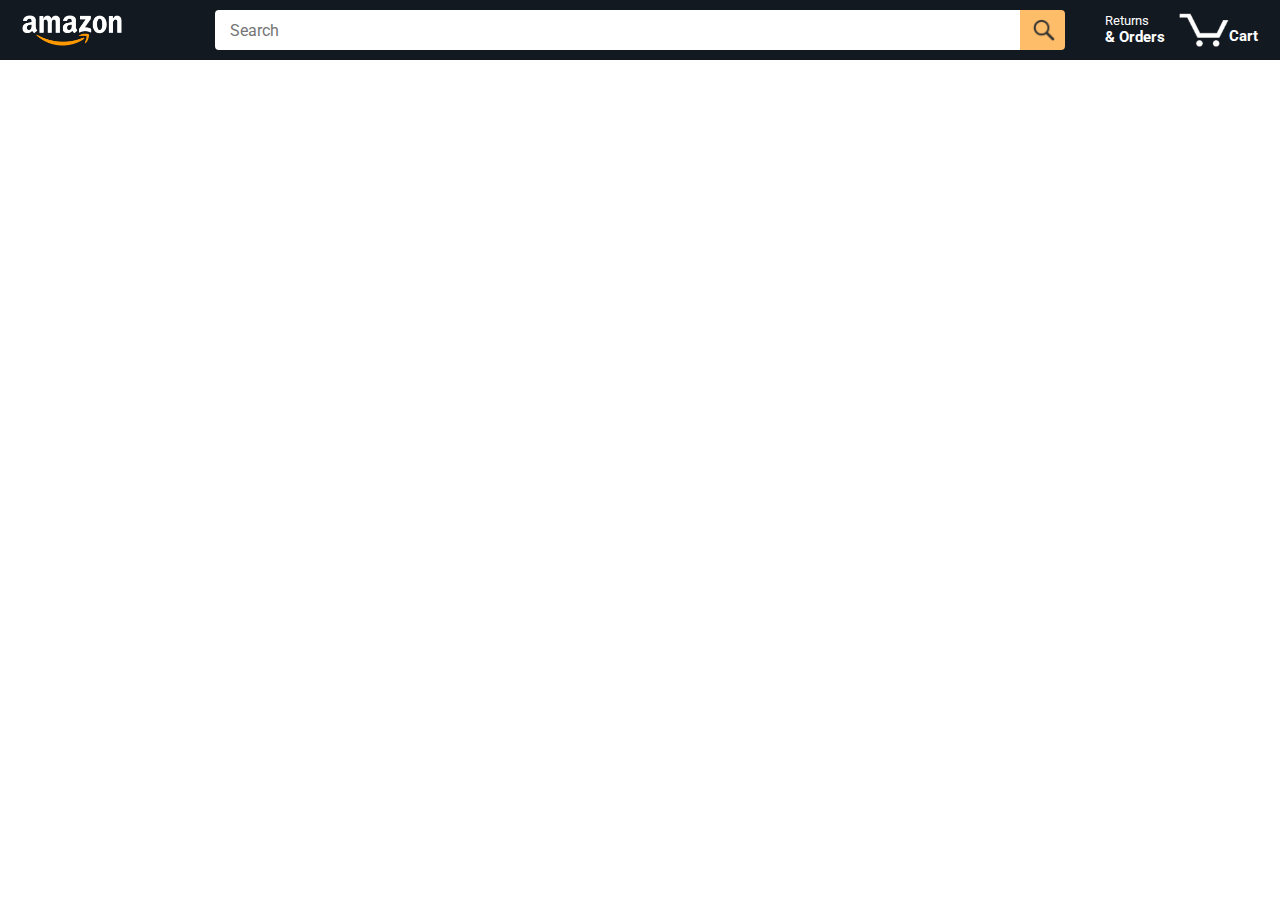
<file: Index.html>
<!DOCTYPE html>
<html>
  <head>
    <title>Amazon Project</title>

    <!-- This code is needed for responsive design to work.
      (Responsive design = make the website look good on
      smaller screen sizes like a phone or a tablet). -->
    <meta name="viewport" content="width=device-width, initial-scale=1" />

    <!-- Load a font called Roboto from Google Fonts. -->
    <link rel="preconnect" href="https://fonts.googleapis.com" />
    <link rel="preconnect" href="https://fonts.gstatic.com" crossorigin />
    <link
      href="https://fonts.googleapis.com/css2?family=Roboto:wght@400;500;700&display=swap"
      rel="stylesheet"
    />

    <!-- Here are the CSS files for this page. -->
    <link rel="stylesheet" href="styles/shared/general.css" />
    <link rel="stylesheet" href="styles/shared/amazon-header.css" />
    <link rel="stylesheet" href="styles/pages/amazon.css" />
  </head>

  <body>
    <div class="amazon-header">
      <div class="amazon-header-left-section">
        <a href="index.html" class="header-link">
          <img class="amazon-logo" src="images/amazon-logo-white.png" />
          <img
            class="amazon-mobile-logo"
            src="images/amazon-mobile-logo-white.png"
          />
        </a>
      </div>

      <div class="amazon-header-middle-section">
        <input class="search-bar" type="text" placeholder="Search" />

        <button class="search-button">
          <img class="search-icon" src="images/icons/search-icon.png" />
        </button>
      </div>

      <div class="amazon-header-right-section">
        <a class="orders-link header-link" href="orders.html">
          <span class="returns-text">Returns</span>
          <span class="orders-text">& Orders</span>
        </a>

        <a class="cart-link header-link" href="checkout.html">
          <img class="cart-icon" src="images/icons/cart-icon.png" />
          <div class="cart-quantity js-cart-quantity"></div>
          <div class="cart-text">Cart</div>
        </a>
      </div>
    </div>

    <div class="main">
      <div class="products-grid js-products-grid"></div>
    </div>

    
   
    <script type="module" src="scripts/amazon.js"></script>
  </body>
</html>
</file>
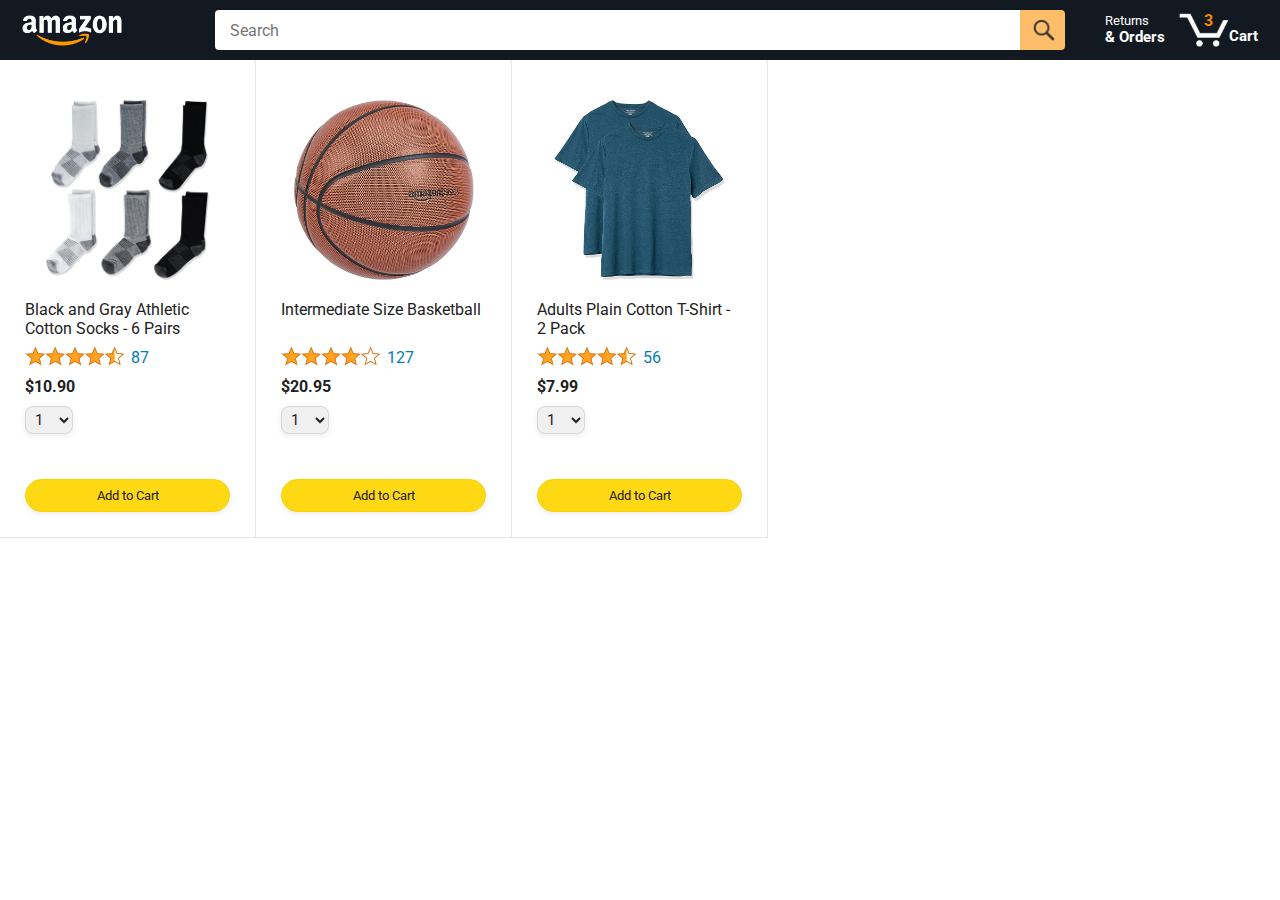
<file: amazon.html>
<!DOCTYPE html>
<html>
  <head>
    <title>Amazon Project</title>

    <!-- This code is needed for responsive design to work.
      (Responsive design = make the website look good on
      smaller screen sizes like a phone or a tablet). -->
    <meta name="viewport" content="width=device-width, initial-scale=1">

    <!-- Load a font called Roboto from Google Fonts. -->
    <link rel="preconnect" href="https://fonts.googleapis.com">
    <link rel="preconnect" href="https://fonts.gstatic.com" crossorigin>
    <link href="https://fonts.googleapis.com/css2?family=Roboto:wght@400;500;700&display=swap" rel="stylesheet">

    <!-- Here are the CSS files for this page. -->
    <link rel="stylesheet" href="styles/shared/general.css">
    <link rel="stylesheet" href="styles/shared/amazon-header.css">
    <link rel="stylesheet" href="styles/pages/amazon.css">
  </head>
  <body>
    <div class="amazon-header">
      <div class="amazon-header-left-section">
        <a href="amazon.html" class="header-link">
          <img class="amazon-logo"
            src="images/amazon-logo-white.png">
          <img class="amazon-mobile-logo"
            src="images/amazon-mobile-logo-white.png">
        </a>
      </div>

      <div class="amazon-header-middle-section">
        <input class="search-bar" type="text" placeholder="Search">

        <button class="search-button">
          <img class="search-icon" src="images/icons/search-icon.png">
        </button>
      </div>

      <div class="amazon-header-right-section">
        <a class="orders-link header-link" href="orders.html">
          <span class="returns-text">Returns</span>
          <span class="orders-text">& Orders</span>
        </a>

        <a class="cart-link header-link" href="checkout.html">
          <img class="cart-icon" src="images/icons/cart-icon.png">
          <div class="cart-quantity">3</div>
          <div class="cart-text">Cart</div>
        </a>
      </div>
    </div>
    
    <div class="main">
      <div class="products-grid">
        <div class="product-container">
          <div class="product-image-container">
            <img class="product-image"
              src="images/products/athletic-cotton-socks-6-pairs.jpg">
          </div>

          <div class="product-name limit-text-to-2-lines">
            Black and Gray Athletic Cotton Socks - 6 Pairs
          </div>

          <div class="product-rating-container">
            <img class="product-rating-stars"
              src="images/ratings/rating-45.png">
            <div class="product-rating-count link-primary">
              87
            </div>
          </div>

          <div class="product-price">
            $10.90
          </div>

          <div class="product-quantity-container">
            <select>
              <option selected value="1">1</option>
              <option value="2">2</option>
              <option value="3">3</option>
              <option value="4">4</option>
              <option value="5">5</option>
              <option value="6">6</option>
              <option value="7">7</option>
              <option value="8">8</option>
              <option value="9">9</option>
              <option value="10">10</option>
            </select>
          </div>

          <div class="product-spacer"></div>

          <div class="added-to-cart">
            <img src="images/icons/checkmark.png">
            Added
          </div>

          <button class="add-to-cart-button button-primary">
            Add to Cart
          </button>
        </div>

        <div class="product-container">
          <div class="product-image-container">
            <img class="product-image"
              src="images/products/intermediate-composite-basketball.jpg">
          </div>

          <div class="product-name limit-text-to-2-lines">
            Intermediate Size Basketball
          </div>

          <div class="product-rating-container">
            <img class="product-rating-stars"
              src="images/ratings/rating-40.png">
            <div class="product-rating-count link-primary">
              127
            </div>
          </div>

          <div class="product-price">
            $20.95
          </div>

          <div class="product-quantity-container">
            <select>
              <option selected value="1">1</option>
              <option value="2">2</option>
              <option value="3">3</option>
              <option value="4">4</option>
              <option value="5">5</option>
              <option value="6">6</option>
              <option value="7">7</option>
              <option value="8">8</option>
              <option value="9">9</option>
              <option value="10">10</option>
            </select>
          </div>

          <div class="product-spacer"></div>

          <div class="added-to-cart">
            <img src="images/icons/checkmark.png">
            Added
          </div>

          <button class="add-to-cart-button button-primary">
            Add to Cart
          </button>
        </div>

        <div class="product-container">
          <div class="product-image-container">
            <img class="product-image"
              src="images/products/adults-plain-cotton-tshirt-2-pack-teal.jpg">
          </div>

          <div class="product-name limit-text-to-2-lines">
            Adults Plain Cotton T-Shirt - 2 Pack
          </div>

          <div class="product-rating-container">
            <img class="product-rating-stars"
              src="images/ratings/rating-45.png">
            <div class="product-rating-count link-primary">
              56
            </div>
          </div>

          <div class="product-price">
            $7.99
          </div>

          <div class="product-quantity-container">
            <select>
              <option selected value="1">1</option>
              <option value="2">2</option>
              <option value="3">3</option>
              <option value="4">4</option>
              <option value="5">5</option>
              <option value="6">6</option>
              <option value="7">7</option>
              <option value="8">8</option>
              <option value="9">9</option>
              <option value="10">10</option>
            </select>
          </div>

          <div class="product-spacer"></div>

          <div class="added-to-cart">
            <img src="images/icons/checkmark.png">
            Added
          </div>

          <button class="add-to-cart-button button-primary">
            Add to Cart
          </button>
        </div>
      </div>
    </div>
  </body>
</html>
</file>
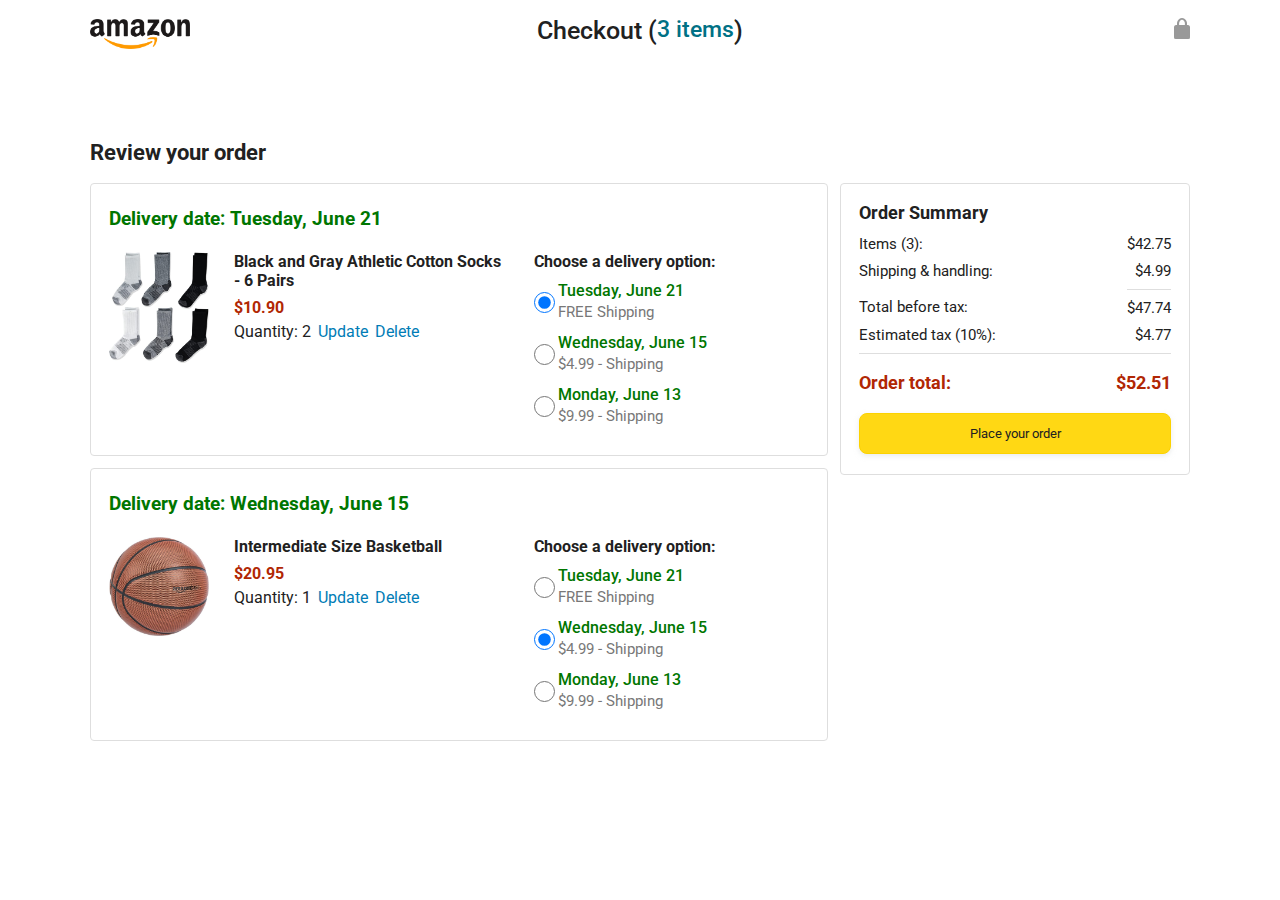
<file: checkout.html>
<!DOCTYPE html>
<html>
  <head>
    <title>Checkout</title>

    <!-- This code is needed for responsive design to work.
      (Responsive design = make the website look good on
      smaller screen sizes like a phone or a tablet). -->
    <meta name="viewport" content="width=device-width, initial-scale=1">

    <!-- Load a font called Roboto from Google Fonts. -->
    <link rel="preconnect" href="https://fonts.googleapis.com">
    <link rel="preconnect" href="https://fonts.gstatic.com" crossorigin>
    <link href="https://fonts.googleapis.com/css2?family=Roboto:wght@400;500;700&display=swap" rel="stylesheet">

    <!-- Here are the CSS files for this page. -->
    <link rel="stylesheet" href="styles/shared/general.css">
    <link rel="stylesheet" href="styles/pages/checkout/checkout-header.css">
    <link rel="stylesheet" href="styles/pages/checkout/checkout.css">
  </head>
  <body>
    <div class="checkout-header">
      <div class="header-content">
        <div class="checkout-header-left-section">
          <a href="amazon.html">
            <img class="amazon-logo" src="images/amazon-logo.png">
            <img class="amazon-mobile-logo" src="images/amazon-mobile-logo.png">
          </a>
        </div>

        <div class="checkout-header-middle-section">
          Checkout (<a class="return-to-home-link"
            href="amazon.html">3 items</a>)
        </div>

        <div class="checkout-header-right-section">
          <img src="images/icons/checkout-lock-icon.png">
        </div>
      </div>
    </div>

    <div class="main">
      <div class="page-title">Review your order</div>

      <div class="checkout-grid">
        <div class="order-summary">
          <div class="cart-item-container">
            <div class="delivery-date">
              Delivery date: Tuesday, June 21
            </div>

            <div class="cart-item-details-grid">
              <img class="product-image"
                src="images/products/athletic-cotton-socks-6-pairs.jpg">

              <div class="cart-item-details">
                <div class="product-name">
                  Black and Gray Athletic Cotton Socks - 6 Pairs
                </div>
                <div class="product-price">
                  $10.90
                </div>
                <div class="product-quantity">
                  <span>
                    Quantity: <span class="quantity-label">2</span>
                  </span>
                  <span class="update-quantity-link link-primary">
                    Update
                  </span>
                  <span class="delete-quantity-link link-primary">
                    Delete
                  </span>
                </div>
              </div>

              <div class="delivery-options">
                <div class="delivery-options-title">
                  Choose a delivery option:
                </div>
                <div class="delivery-option">
                  <input type="radio" checked
                    class="delivery-option-input"
                    name="delivery-option-1">
                  <div>
                    <div class="delivery-option-date">
                      Tuesday, June 21
                    </div>
                    <div class="delivery-option-price">
                      FREE Shipping
                    </div>
                  </div>
                </div>
                <div class="delivery-option">
                  <input type="radio"
                    class="delivery-option-input"
                    name="delivery-option-1">
                  <div>
                    <div class="delivery-option-date">
                      Wednesday, June 15
                    </div>
                    <div class="delivery-option-price">
                      $4.99 - Shipping
                    </div>
                  </div>
                </div>
                <div class="delivery-option">
                  <input type="radio"
                    class="delivery-option-input"
                    name="delivery-option-1">
                  <div>
                    <div class="delivery-option-date">
                      Monday, June 13
                    </div>
                    <div class="delivery-option-price">
                      $9.99 - Shipping
                    </div>
                  </div>
                </div>
              </div>
            </div>
          </div>

          <div class="cart-item-container">
            <div class="delivery-date">
              Delivery date: Wednesday, June 15
            </div>

            <div class="cart-item-details-grid">
              <img class="product-image"
                src="images/products/intermediate-composite-basketball.jpg">

              <div class="cart-item-details">
                <div class="product-name">
                  Intermediate Size Basketball
                </div>
                <div class="product-price">
                  $20.95
                </div>
                <div class="product-quantity">
                  <span>
                    Quantity: <span class="quantity-label">1</span>
                  </span>
                  <span class="update-quantity-link link-primary">
                    Update
                  </span>
                  <span class="delete-quantity-link link-primary">
                    Delete
                  </span>
                </div>
              </div>

              <div class="delivery-options">
                <div class="delivery-options-title">
                  Choose a delivery option:
                </div>

                <div class="delivery-option">
                  <input type="radio" class="delivery-option-input"
                    name="delivery-option-2">
                  <div>
                    <div class="delivery-option-date">
                      Tuesday, June 21
                    </div>
                    <div class="delivery-option-price">
                      FREE Shipping
                    </div>
                  </div>
                </div>
                <div class="delivery-option">
                  <input type="radio" checked class="delivery-option-input"
                    name="delivery-option-2">
                  <div>
                    <div class="delivery-option-date">
                      Wednesday, June 15
                    </div>
                    <div class="delivery-option-price">
                      $4.99 - Shipping
                    </div>
                  </div>
                </div>
                <div class="delivery-option">
                  <input type="radio" class="delivery-option-input"
                    name="delivery-option-2">
                  <div>
                    <div class="delivery-option-date">
                      Monday, June 13
                    </div>
                    <div class="delivery-option-price">
                      $9.99 - Shipping
                    </div>
                  </div>
                </div>
              </div>
            </div>
          </div>
        </div>

        <div class="payment-summary">
          <div class="payment-summary-title">
            Order Summary
          </div>

          <div class="payment-summary-row">
            <div>Items (3):</div>
            <div class="payment-summary-money">$42.75</div>
          </div>

          <div class="payment-summary-row">
            <div>Shipping &amp; handling:</div>
            <div class="payment-summary-money">$4.99</div>
          </div>

          <div class="payment-summary-row subtotal-row">
            <div>Total before tax:</div>
            <div class="payment-summary-money">$47.74</div>
          </div>

          <div class="payment-summary-row">
            <div>Estimated tax (10%):</div>
            <div class="payment-summary-money">$4.77</div>
          </div>

          <div class="payment-summary-row total-row">
            <div>Order total:</div>
            <div class="payment-summary-money">$52.51</div>
          </div>

          <button class="place-order-button button-primary">
            Place your order
          </button>
        </div>
      </div>
    </div>
  </body>
</html>
</file>
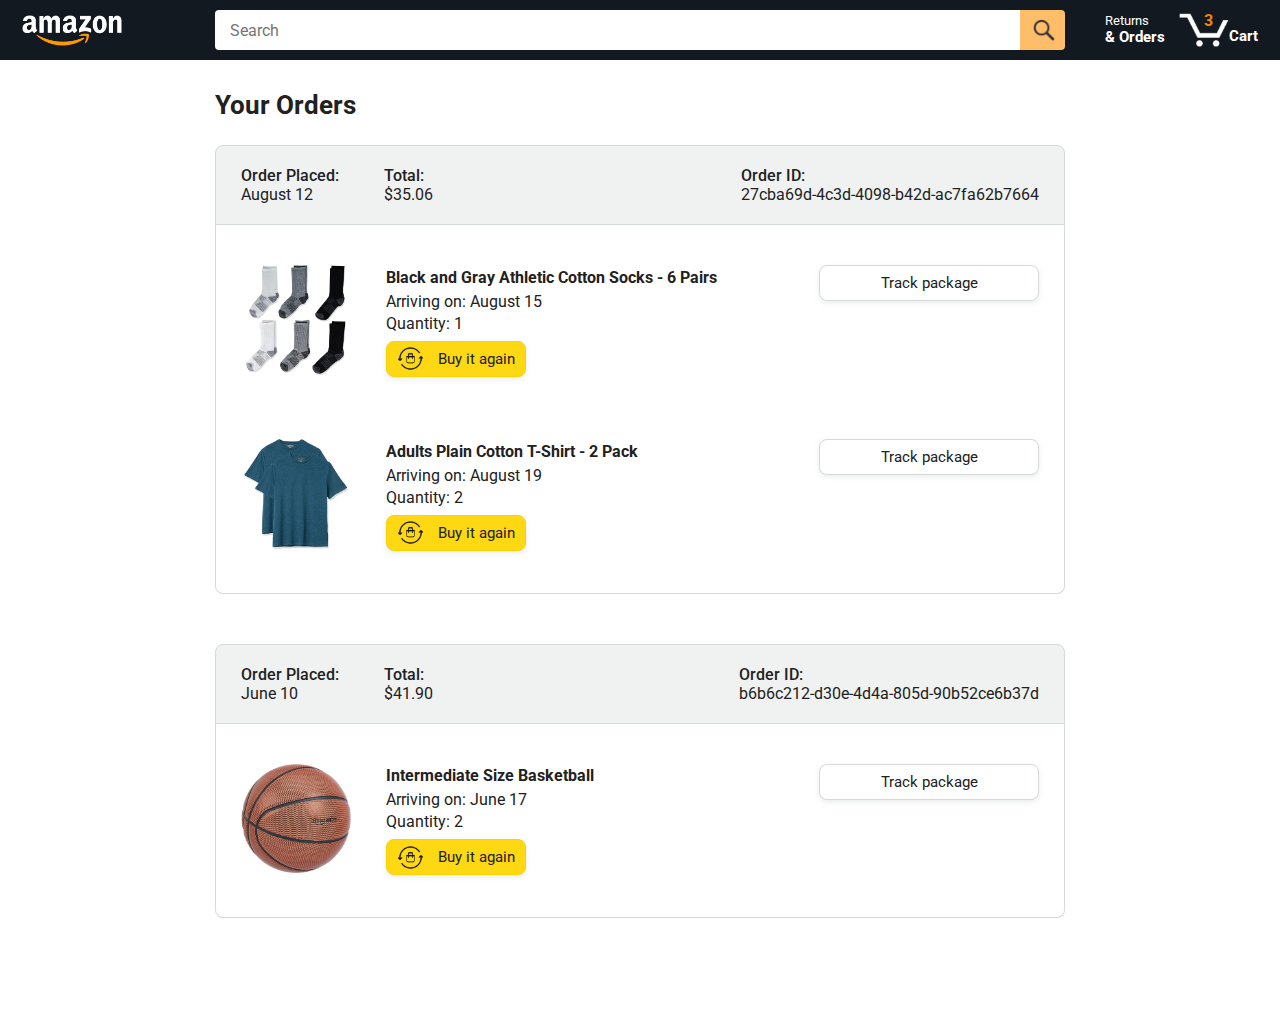
<file: orders.html>
<!DOCTYPE html>
<html>
  <head>
    <title>Orders</title>

    <!-- This code is needed for responsive design to work.
      (Responsive design = make the website look good on
      smaller screen sizes like a phone or a tablet). -->
    <meta name="viewport" content="width=device-width, initial-scale=1">

    <!-- Load a font called Roboto from Google Fonts. -->
    <link rel="preconnect" href="https://fonts.googleapis.com">
    <link rel="preconnect" href="https://fonts.gstatic.com" crossorigin>
    <link href="https://fonts.googleapis.com/css2?family=Roboto:wght@400;500;700&display=swap" rel="stylesheet">

    <!-- Here are the CSS files for this page. -->
    <link rel="stylesheet" href="styles/shared/general.css">
    <link rel="stylesheet" href="styles/shared/amazon-header.css">
    <link rel="stylesheet" href="styles/pages/orders.css">
  </head>
  <body>
    <div class="amazon-header">
      <div class="amazon-header-left-section">
        <a href="amazon.html" class="header-link">
          <img class="amazon-logo"
            src="images/amazon-logo-white.png">
          <img class="amazon-mobile-logo"
            src="images/amazon-mobile-logo-white.png">
        </a>
      </div>

      <div class="amazon-header-middle-section">
        <input class="search-bar" type="text" placeholder="Search">

        <button class="search-button">
          <img class="search-icon" src="images/icons/search-icon.png">
        </button>
      </div>

      <div class="amazon-header-right-section">
        <a class="orders-link header-link" href="orders.html">
          <span class="returns-text">Returns</span>
          <span class="orders-text">& Orders</span>
        </a>

        <a class="cart-link header-link" href="checkout.html">
          <img class="cart-icon" src="images/icons/cart-icon.png">
          <div class="cart-quantity">3</div>
          <div class="cart-text">Cart</div>
        </a>
      </div>
    </div>

    <div class="main">
      <div class="page-title">Your Orders</div>

      <div class="orders-grid">
        <div class="order-container">
          
          <div class="order-header">
            <div class="order-header-left-section">
              <div class="order-date">
                <div class="order-header-label">Order Placed:</div>
                <div>August 12</div>
              </div>
              <div class="order-total">
                <div class="order-header-label">Total:</div>
                <div>$35.06</div>
              </div>
            </div>

            <div class="order-header-right-section">
              <div class="order-header-label">Order ID:</div>
              <div>27cba69d-4c3d-4098-b42d-ac7fa62b7664</div>
            </div>
          </div>

          <div class="order-details-grid">
            <div class="product-image-container">
              <img src="images/products/athletic-cotton-socks-6-pairs.jpg">
            </div>

            <div class="product-details">
              <div class="product-name">
                Black and Gray Athletic Cotton Socks - 6 Pairs
              </div>
              <div class="product-delivery-date">
                Arriving on: August 15
              </div>
              <div class="product-quantity">
                Quantity: 1
              </div>
              <button class="buy-again-button button-primary">
                <img class="buy-again-icon" src="images/icons/buy-again.png">
                <span class="buy-again-message">Buy it again</span>
              </button>
            </div>

            <div class="product-actions">
              <a href="tracking.html">
                <button class="track-package-button button-secondary">
                  Track package
                </button>
              </a>
            </div>

            <div class="product-image-container">
              <img src="images/products/adults-plain-cotton-tshirt-2-pack-teal.jpg">
            </div>

            <div class="product-details">
              <div class="product-name">
                Adults Plain Cotton T-Shirt - 2 Pack
              </div>
              <div class="product-delivery-date">
                Arriving on: August 19
              </div>
              <div class="product-quantity">
                Quantity: 2
              </div>
              <button class="buy-again-button button-primary">
                <img class="buy-again-icon" src="images/icons/buy-again.png">
                <span class="buy-again-message">Buy it again</span>
              </button>
            </div>

            <div class="product-actions">
              <a href="tracking.html">
                <button class="track-package-button button-secondary">
                  Track package
                </button>
              </a>
            </div>
          </div>
        </div>

        <div class="order-container">

          <div class="order-header">
            <div class="order-header-left-section">
              <div class="order-date">
                <div class="order-header-label">Order Placed:</div>
                <div>June 10</div>
              </div>
              <div class="order-total">
                <div class="order-header-label">Total:</div>
                <div>$41.90</div>
              </div>
            </div>

            <div class="order-header-right-section">
              <div class="order-header-label">Order ID:</div>
              <div>b6b6c212-d30e-4d4a-805d-90b52ce6b37d</div>
            </div>
          </div>

          <div class="order-details-grid">
            <div class="product-image-container">
              <img src="images/products/intermediate-composite-basketball.jpg">
            </div>

            <div class="product-details">
              <div class="product-name">
                Intermediate Size Basketball
              </div>
              <div class="product-delivery-date">
                Arriving on: June 17
              </div>
              <div class="product-quantity">
                Quantity: 2
              </div>
              <button class="buy-again-button button-primary">
                <img class="buy-again-icon" src="images/icons/buy-again.png">
                <span class="buy-again-message">Buy it again</span>
              </button>
            </div>

            <div class="product-actions">
              <a href="tracking.html">
                <button class="track-package-button button-secondary">
                  Track package
                </button>
              </a>
            </div>
          </div>
        </div>
      </div>
    </div>
  </body>
</html>
</file>
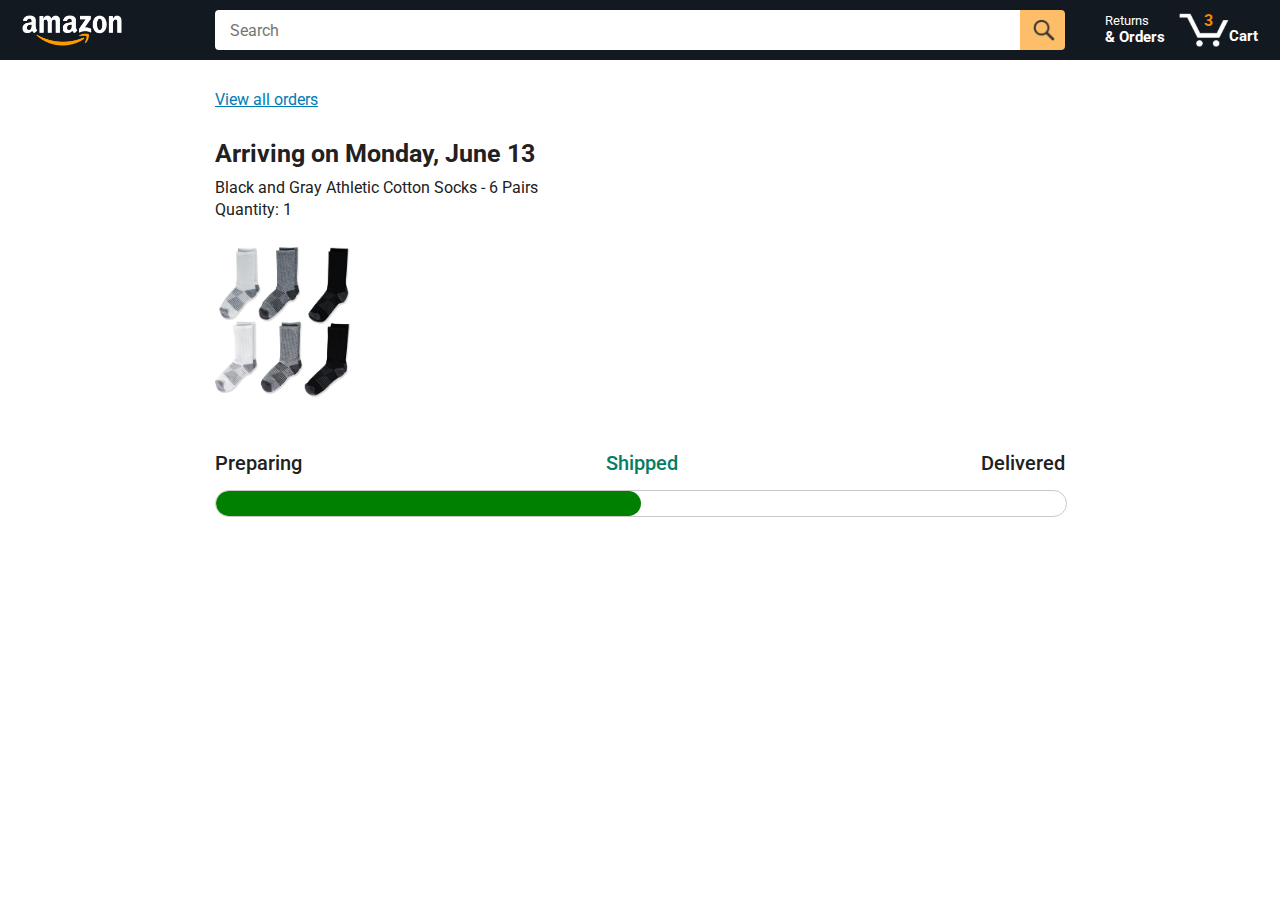
<file: tracking.html>
<!DOCTYPE html>
<html>
  <head>
    <title>Tracking</title>

    <!-- This code is needed for responsive design to work.
      (Responsive design = make the website look good on
      smaller screen sizes like a phone or a tablet). -->
    <meta name="viewport" content="width=device-width, initial-scale=1">

    <!-- Load a font called Roboto from Google Fonts. -->
    <link rel="preconnect" href="https://fonts.googleapis.com">
    <link rel="preconnect" href="https://fonts.gstatic.com" crossorigin>
    <link href="https://fonts.googleapis.com/css2?family=Roboto:wght@400;500;700&display=swap" rel="stylesheet">

    <!-- Here are the CSS files for this page. -->
    <link rel="stylesheet" href="styles/shared/general.css">
    <link rel="stylesheet" href="styles/shared/amazon-header.css">
    <link rel="stylesheet" href="styles/pages/tracking.css">
  </head>
  <body>
    <div class="amazon-header">
      <div class="amazon-header-left-section">
        <a href="amazon.html" class="header-link">
          <img class="amazon-logo"
            src="images/amazon-logo-white.png">
          <img class="amazon-mobile-logo"
            src="images/amazon-mobile-logo-white.png">
        </a>
      </div>

      <div class="amazon-header-middle-section">
        <input class="search-bar" type="text" placeholder="Search">

        <button class="search-button">
          <img class="search-icon" src="images/icons/search-icon.png">
        </button>
      </div>

      <div class="amazon-header-right-section">
        <a class="orders-link header-link" href="orders.html">
          <span class="returns-text">Returns</span>
          <span class="orders-text">& Orders</span>
        </a>

        <a class="cart-link header-link" href="checkout.html">
          <img class="cart-icon" src="images/icons/cart-icon.png">
          <div class="cart-quantity">3</div>
          <div class="cart-text">Cart</div>
        </a>
      </div>
    </div>

    <div class="main">
      <div class="order-tracking">
        <a class="back-to-orders-link link-primary" href="orders.html">
          View all orders
        </a>

        <div class="delivery-date">
          Arriving on Monday, June 13
        </div>

        <div class="product-info">
          Black and Gray Athletic Cotton Socks - 6 Pairs
        </div>

        <div class="product-info">
          Quantity: 1
        </div>

        <img class="product-image" src="images/products/athletic-cotton-socks-6-pairs.jpg">

        <div class="progress-labels-container">
          <div class="progress-label">
            Preparing
          </div>
          <div class="progress-label current-status">
            Shipped
          </div>
          <div class="progress-label">
            Delivered
          </div>
        </div>

        <div class="progress-bar-container">
          <div class="progress-bar"></div>
        </div>
      </div>
    </div>
  </body>
</html>
</file>
<file: styles/shared/general.css>
body {
  font-family: Roboto, Arial;
  color: rgb(33, 33, 33);
  /* The <body> element has a default margin of 8px
     on all sides. This removes the default margins. */
  margin: 0;
}

/* <p> elements have a default margin on the top
   and bottom. This removes the default margins. */
p {
  margin: 0;
}

button {
  cursor: pointer;
}

select {
  cursor: pointer;
}

input, select, button {
  font-family: Roboto, Arial;
}

.button-primary {
  color: rgb(33, 33, 33);
  background-color: rgb(255, 216, 20);
  border: 1px solid rgb(252, 210, 0);
  border-radius: 8px;
  cursor: pointer;
  box-shadow: 0 2px 5px rgba(213, 217, 217, 0.5);
}

.button-primary:hover {
  background-color: rgb(247, 202, 0);
  border: 1px solid rgb(242, 194, 0);
}

.button-primary:active {
  background: rgb(255, 216, 20);
  border-color: rgb(252, 210, 0);
  box-shadow: none;
}

.button-secondary {
  color: rgb(33, 33, 33);
  background: white;
  border: 1px solid rgb(213, 217, 217);
  border-radius: 8px;
  cursor: pointer;
  box-shadow: 0 2px 5px rgba(213, 217, 217, 0.5);
}

.button-secondary:hover {
  background-color: rgb(247, 250, 250);
}

.button-secondary:active {
  background-color: rgb(237, 253, 255);
  box-shadow: none;
}

/* These styles will limit text to 2 lines. Anything
   beyond 2 lines will be replaced with "..."
   You can find this code by using an A.I. tool or by
   searching in Google.
   https://css-tricks.com/almanac/properties/l/line-clamp/ */
.limit-text-to-2-lines {
  display: -webkit-box;
  -webkit-line-clamp: 2;
  -webkit-box-orient: vertical;
  overflow: hidden;
}

.link-primary {
  color: rgb(1, 124, 182);
  cursor: pointer;
}

.link-primary:hover {
  color: rgb(196, 80, 0);
}

/* Styles for dropdown selectors. */
select {
  color: rgb(33, 33, 33);
  background-color: rgb(240, 240, 240);
  border: 1px solid rgb(213, 217, 217);
  border-radius: 8px;
  padding: 3px 5px;
  font-size: 15px;
  cursor: pointer;
  box-shadow: 0 2px 5px rgba(213, 217, 217, 0.5);
}

select:focus,
input:focus {
  outline: 2px solid rgb(255, 153, 0);
}
</file>
<file: styles/shared/amazon-header.css>
.amazon-header {
  background-color: rgb(19, 25, 33);
  color: white;
  padding-left: 15px;
  padding-right: 15px;

  display: flex;
  align-items: center;
  justify-content: space-between;

  position: fixed;
  top: 0;
  left: 0;
  right: 0;
  height: 60px;
}

.amazon-header-left-section {
  width: 180px;
}

@media (max-width: 800px) {
  .amazon-header-left-section {
    width: unset;
  }
}

.header-link {
  display: inline-block;
  padding: 6px;
  border-radius: 2px;
  cursor: pointer;
  text-decoration: none;
  border: 1px solid rgba(0, 0, 0, 0);
}

.header-link:hover {
  border: 1px solid white;
}

.amazon-logo {
  width: 100px;
  margin-top: 5px;
}

.amazon-mobile-logo {
  display: none;
}

@media (max-width: 575px) {
  .amazon-logo {
    display: none;
  }

  .amazon-mobile-logo {
    display: block;
    height: 35px;
    margin-top: 5px;
  }
}

.amazon-header-middle-section {
  flex: 1;
  max-width: 850px;
  margin-left: 10px;
  margin-right: 10px;
  display: flex;
}

.search-bar {
  flex: 1;
  width: 0;
  font-size: 16px;
  height: 38px;
  padding-left: 15px;
  border: none;
  border-top-left-radius: 4px;
  border-bottom-left-radius: 4px;
  border-top-right-radius: 0;
  border-bottom-right-radius: 0;
}

.search-button {
  background-color: rgb(254, 189, 105);
  border: none;
  width: 45px;
  height: 40px;
  border-top-right-radius: 4px;
  border-bottom-right-radius: 4px;
  flex-shrink: 0;
}

.search-icon {
  height: 22px;
  margin-left: 2px;
  margin-top: 3px;
}

.amazon-header-right-section {
  width: 180px;
  flex-shrink: 0;
  display: flex;
  justify-content: end;
}

.orders-link {
  color: white;
}

.returns-text {
  display: block;
  font-size: 13px;
}

.orders-text {
  display: block;
  font-size: 15px;
  font-weight: 700;
}

.cart-link {
  color: white;
  display: flex;
  align-items: center;
  position: relative;
}

.cart-icon {
  width: 50px;
}

.cart-text {
  margin-top: 12px;
  font-size: 15px;
  font-weight: 700;
}

.cart-quantity {
  color: rgb(240, 136, 4);
  font-size: 16px;
  font-weight: 700;

  position: absolute;
  top: 4px;
  left: 22px;
  
  width: 26px;
  text-align: center;
}
</file>
<file: styles/pages/amazon.css>
.main {
  margin-top: 60px;
}

.products-grid {
  display: grid;

  /* - In CSS Grid, 1fr means a column will take up the
       remaining space in the grid.
     - If we write 1fr 1fr ... 1fr; 8 times, this will
       divide the grid into 8 columns, each taking up an
       equal amount of the space.
     - repeat(8, 1fr); is a shortcut for repeating "1fr"
       8 times (instead of typing out "1fr" 8 times).
       repeat(...) is a special property that works with
       display: grid; */
  grid-template-columns: repeat(8, 1fr);
}

/* @media is used to create responsive design (making the
   website look good on any screen size). This @media
   means when the screen width is 2000px or less, we
   will divide the grid into 7 columns instead of 8. */
@media (max-width: 2000px) {
  .products-grid {
    grid-template-columns: repeat(7, 1fr);
  }
}

/* This @media means when the screen width is 1600px or
   less, we will divide the grid into 6 columns. */
@media (max-width: 1600px) {
  .products-grid {
    grid-template-columns: repeat(6, 1fr);
  }
}

@media (max-width: 1300px) {
  .products-grid {
    grid-template-columns: repeat(5, 1fr);
  }
}

@media (max-width: 1000px) {
  .products-grid {
    grid-template-columns: repeat(4, 1fr);
  }
}

@media (max-width: 800px) {
  .products-grid {
    grid-template-columns: repeat(3, 1fr);
  }
}

@media (max-width: 575px) {
  .products-grid {
    grid-template-columns: repeat(2, 1fr);
  }
}

@media (max-width: 450px) {
  .products-grid {
    grid-template-columns: 1fr;
  }
}

.product-container {
  padding-top: 40px;
  padding-bottom: 25px;
  padding-left: 25px;
  padding-right: 25px;

  border-right: 1px solid rgb(231, 231, 231);
  border-bottom: 1px solid rgb(231, 231, 231);

  display: flex;
  flex-direction: column;
}

.product-image-container {
  display: flex;
  justify-content: center;
  align-items: center;

  height: 180px;
  margin-bottom: 20px;
}

.product-image {
  /* Images will overflow their container by default. To
    prevent this, we set max-width and max-height to 100%
    so they stay inside their container. */
  max-width: 100%;
  max-height: 100%;
}

.product-name {
  height: 40px;
  margin-bottom: 5px;
}

.product-rating-container {
  display: flex;
  align-items: center;
  margin-bottom: 10px;
}

.product-rating-stars {
  width: 100px;
  margin-right: 6px;
}

.product-rating-count {
  color: rgb(1, 124, 182);
  cursor: pointer;
  margin-top: 3px;
}

.product-price {
  font-weight: 700;
  margin-bottom: 10px;
}

.product-quantity-container {
  margin-bottom: 17px;
}

.product-spacer {
  flex: 1;
}

.added-to-cart {
  color: rgb(6, 125, 98);
  font-size: 16px;

  display: flex;
  align-items: center;
  margin-bottom: 8px;

  /* At first, the "Added to cart" message will
     be invisible. Use JavaScript to change the
     opacity and make it visible. */
  opacity: 0;
}

.added-to-cart img {
  height: 20px;
  margin-right: 5px;
}

.add-to-cart-button {
  width: 100%;
  padding: 8px;
  border-radius: 50px;
}
</file>
<file: styles/pages/checkout/checkout-header.css>
.checkout-header {
  height: 60px;
  padding-left: 30px;
  padding-right: 30px;
  background-color: white;

  display: flex;
  justify-content: center;

  position: fixed;
  top: 0;
  left: 0;
  right: 0;
  z-index: 1000;
}

.header-content {
  width: 100%;
  max-width: 1100px;

  display: flex;
  align-items: center;
}

.checkout-header-left-section {
  width: 150px;
}

.amazon-logo {
  width: 100px;
  margin-top: 12px;
}

.amazon-mobile-logo {
  display: none;
}

/* @media is used to create responsive design (making the
   website look good on any screen size). This @media
   means when the screen width is 575px or less, different
   styles (inside the {...}) will be applied. */
@media (max-width: 575px) {
  .checkout-header-left-section {
    width: auto;
  }

  .amazon-logo {
    display: none;
  }

  .amazon-mobile-logo {
    display: inline-block;
    height: 35px;
    margin-top: 5px;
  }
}

.checkout-header-middle-section {
  flex: 1;
  flex-shrink: 0;
  text-align: center;

  font-size: 25px;
  font-weight: 500;

  display: flex;
  justify-content: center;
}

.return-to-home-link {
  color: rgb(0, 113, 133);
  font-size: 23px;
  text-decoration: none;
  cursor: pointer;
}

@media (max-width: 1000px) {
  .checkout-header-middle-section {
    font-size: 20px;
    margin-right: 60px;
  }

  .return-to-home-link {
    font-size: 18px;
  }
}

@media (max-width: 575px) {
  .checkout-header-middle-section {
    margin-right: 5px;
  }
}

.checkout-header-right-section {
  text-align: right;
  width: 150px;
}

@media (max-width: 1000px) {
  .checkout-header-right-section {
    width: auto;
  }
}
</file>
<file: styles/pages/checkout/checkout.css>
.main {
  max-width: 1100px;
  padding-left: 30px;
  padding-right: 30px;

  margin-top: 140px;
  margin-bottom: 100px;

  /* margin-left: auto;
     margin-right auto;
     Is a trick for centering an element horizontally
     without needing a container. */
  margin-left: auto;
  margin-right: auto;
}

.page-title {
  font-weight: 700;
  font-size: 22px;
  margin-bottom: 18px;
}

.checkout-grid {
  display: grid;
  /* Here, 1fr means the first column will take
     up the remaining space in the grid. */
  grid-template-columns: 1fr 350px;
  column-gap: 12px;

  /* Use align-items: start; to prevent the elements
     in the grid from stretching vertically. */
  align-items: start;
}

@media (max-width: 1000px) {
  .main {
    max-width: 500px;
  }

  .checkout-grid {
    grid-template-columns: 1fr;
  }
}

.cart-item-container,
.payment-summary {
  border: 1px solid rgb(222, 222, 222);
  border-radius: 4px;
  padding: 18px;
}

.cart-item-container {
  margin-bottom: 12px;
}

.payment-summary {
  padding-bottom: 5px;
}

@media (max-width: 1000px) {
  .payment-summary {
    /* grid-row: 1 means this element will be placed into row
      1 in the grid. (Normally, the row that an element is
      placed in is determined by the order of the elements in
      the HTML. grid-row overrides this default ordering). */
    grid-row: 1;
    margin-bottom: 12px;
  }
}

.delivery-date {
  color: rgb(0, 118, 0);
  font-weight: 700;
  font-size: 19px;
  margin-top: 5px;
  margin-bottom: 22px;
}

.cart-item-details-grid {
  display: grid;
  /* 100px 1fr 1fr; means the 2nd and 3rd column will
     take up half the remaining space in the grid
     (they will divide up the remaining space evenly). */
  grid-template-columns: 100px 1fr 1fr;
  column-gap: 25px;
}

@media (max-width: 1000px) {
  .cart-item-details-grid {
    grid-template-columns: 100px 1fr;
    row-gap: 30px;
  }
}

.product-image {
  max-width: 100%;
  max-height: 120px;

  /* margin-left: auto;
     margin-right auto;
     Is a trick for centering an element horizontally
     without needing a container. */
  margin-left: auto;
  margin-right: auto;
}

.product-name {
  font-weight: 700;
  margin-bottom: 8px;
}

.product-price {
  color: rgb(177, 39, 4);
  font-weight: 700;
  margin-bottom: 5px;
}

.product-quantity .link-primary {
  margin-left: 3px;
}

@media (max-width: 1000px) {
  .delivery-options {
    /* grid-column: 1 means this element will be placed
       in column 1 in the grid. (Normally, the column that
       an element is placed in is determined by the order
       of the elements in the HTML. grid-column overrides
       this default ordering).
       
       / span 2 means this element will take up 2 columns
       in the grid (Normally, each element takes up 1
       column in the grid). */
    grid-column: 1 / span 2;
  }
}

.delivery-options-title {
  font-weight: 700;
  margin-bottom: 10px;
}

.delivery-option {
  display: grid;
  grid-template-columns: 24px 1fr;
  margin-bottom: 12px;
  cursor: pointer;
}

.delivery-option-input {
  margin-left: 0px;
  cursor: pointer;
}

.delivery-option-date {
  color: rgb(0, 118, 0);
  font-weight: 500;
  margin-bottom: 3px;
}

.delivery-option-price {
  color: rgb(120, 120, 120);
  font-size: 15px;
}

.payment-summary-title {
  font-weight: 700;
  font-size: 18px;
  margin-bottom: 12px;
}

.payment-summary-row {
  display: grid;
  /* 1fr auto; means the width of the 2nd column will be
     determined by the elements inside the column (auto).
     The 1st column will take up the remaining space. */
  grid-template-columns: 1fr auto;

  font-size: 15px;
  margin-bottom: 9px;
}

.payment-summary-money {
  text-align: right;
}

.subtotal-row .payment-summary-money {
  border-top: 1px solid rgb(222, 222, 222);
}

.subtotal-row div {
  padding-top: 9px;
}

.total-row {
  color: rgb(177, 39, 4);
  font-weight: 700;
  font-size: 18px;

  border-top: 1px solid rgb(222, 222, 222);
  padding-top: 18px;
}

.place-order-button {
  width: 100%;
  padding-top: 12px;
  padding-bottom: 12px;
  border-radius: 8px;

  margin-top: 11px;
  margin-bottom: 15px;
}
</file>
<file: styles/pages/orders.css>
.main {
  max-width: 850px;
  margin-top: 90px;
  margin-bottom: 100px;
  padding-left: 20px;
  padding-right: 20px;

  /* margin-left: auto;
     margin-right auto;
     Is a trick for centering an element horizontally
     without needing a container. */
  margin-left: auto;
  margin-right: auto;
}

.page-title {
  font-weight: 700;
  font-size: 26px;
  margin-bottom: 25px;
}

.orders-grid {
  display: grid;
  grid-template-columns: 1fr;
  row-gap: 50px;
}

.order-header {
  background-color: rgb(240, 242, 242);
  border: 1px solid rgb(213, 217, 217);

  display: flex;
  align-items: center;
  justify-content: space-between;

  padding: 20px 25px;
  border-top-left-radius: 8px;
  border-top-right-radius: 8px;
}

.order-header-left-section {
  display: flex;
  flex-shrink: 0;
}

.order-header-label {
  font-weight: 500;
}

.order-date,
.order-total {
  margin-right: 45px;
}

.order-header-right-section {
  flex-shrink: 1;
}

@media (max-width: 575px) {
  .order-header {
    flex-direction: column;
    align-items: start;
    line-height: 23px;
    padding: 15px;
  }

  .order-header-left-section {
    flex-direction: column;
  }

  .order-header-label {
    margin-right: 5px;
  }

  .order-date,
  .order-total {
    display: grid;
    grid-template-columns: auto 1fr;
    margin-right: 0;
  }

  .order-header-right-section {
    display: grid;
    grid-template-columns: auto 1fr;
  }
}

.order-details-grid {
  padding: 40px 25px;
  border: 1px solid rgb(213, 217, 217);
  border-top: none;
  border-bottom-left-radius: 8px;
  border-bottom-right-radius: 8px;

  display: grid;
  grid-template-columns: 110px 1fr 220px;
  column-gap: 35px;
  row-gap: 60px;
  align-items: center;
}

@media (max-width: 800px) {
  .order-details-grid {
    grid-template-columns: 110px 1fr;
    row-gap: 0;
    padding-bottom: 8px;
  }
}

@media (max-width: 450px) {
  .order-details-grid {
    grid-template-columns: 1fr;
  }
}

.product-image-container {
  text-align: center;
}

.product-image-container img {
  max-width: 110px;
  max-height: 110px;
}

.product-name {
  font-weight: 700;
  margin-bottom: 5px;
}

.product-delivery-date {
  margin-bottom: 3px;
}

.product-quantity {
  margin-bottom: 8px;
}

.buy-again-button {
  font-size: 15px;
  width: 140px;
  height: 36px;
  border-radius: 8px;

  display: flex;
  align-items: center;
  justify-content: center;
}

.buy-again-icon {
  width: 25px;
  margin-right: 15px;
}

.product-actions {
  align-self: start;
}

.track-package-button {
  width: 100%;
  font-size: 15px;
  padding: 8px;
}

@media (max-width: 800px) {
  .buy-again-button {
    margin-bottom: 10px;
  }

  .product-actions {
    /* grid-column: 2 means this element will be placed
       in column 2 in the grid. (Normally, the column that
       an element is placed in is determined by the order
       of the elements in the HTML. grid-column overrides
       this default ordering). */
    grid-column: 2;
    margin-bottom: 30px;
  }

  .track-package-button {
    width: 140px;
  }
}

@media (max-width: 450px) {
  .product-image-container {
    text-align: center;
    margin-bottom: 25px;
  }

  .product-image-container img {
    max-width: 150px;
    max-height: 150px;
  }

  .product-name {
    margin-bottom: 10px;
  }

  .product-quantity {
    margin-bottom: 15px;
  }

  .buy-again-button {
    width: 100%;
    margin-bottom: 15px;
  }

  .product-actions {
    /* grid-column: auto; undos grid-column: 2; from above.
       This element will now be placed in its normal column
       in the grid. */
    grid-column: auto;
    margin-bottom: 70px;
  }

  .track-package-button {
    width: 100%;
    padding: 12px;
  }
}
</file>
<file: styles/pages/tracking.css>
.main {
  max-width: 850px;
  margin-top: 90px;
  margin-bottom: 100px;
  padding-left: 30px;
  padding-right: 30px;

  /* margin-left: auto;
     margin-right auto;
     Is a trick for centering an element horizontally
     without needing a container. */
  margin-left: auto;
  margin-right: auto;
}

.back-to-orders-link {
  display: inline-block;
  margin-bottom: 30px;
}

.delivery-date {
  font-size: 25px;
  font-weight: 700;
  margin-bottom: 10px;
}

.product-info {
  margin-bottom: 3px;
}

.product-image {
  max-width: 150px;
  max-height: 150px;
  margin-top: 25px;
  margin-bottom: 50px;
}

.progress-labels-container {
  display: flex;
  justify-content: space-between;
  font-size: 20px;
  font-weight: 500;
  margin-bottom: 15px;
}

.current-status {
  color: rgb(6, 125, 98);
}

@media (max-width: 575px) {
  .progress-labels-container {
    font-size: 16px;
  }
}

@media (max-width: 450px) {
  .progress-labels-container {
    flex-direction: column;
    margin-bottom: 5px;
  }

  .progress-label {
    margin-bottom: 3px;
  }
}

.progress-bar-container {
  height: 25px;
  width: 100%;

  border: 1px solid rgb(200, 200, 200);
  border-radius: 50px;
  overflow: hidden;
}

.progress-bar {
  height: 100%;
  background-color: green;
  border-radius: 50px;
  width: 50%;
}
</file>
